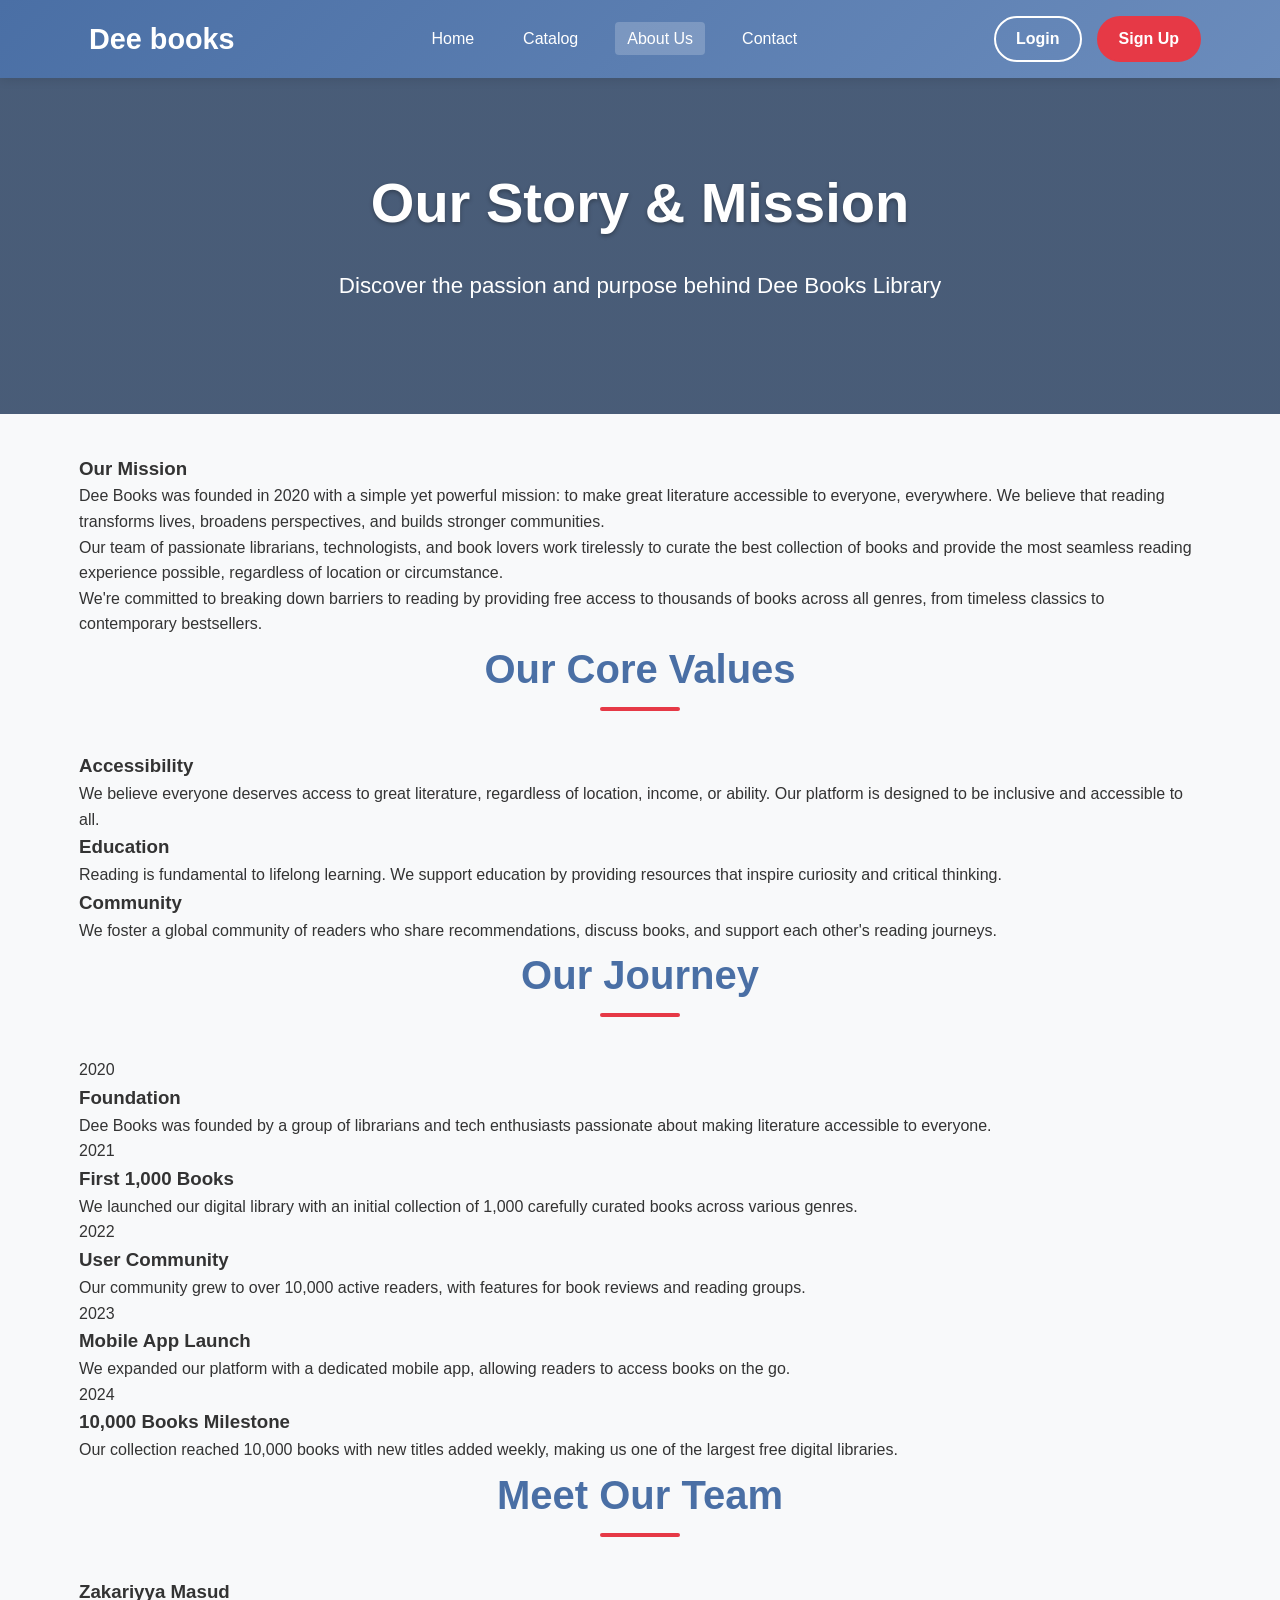
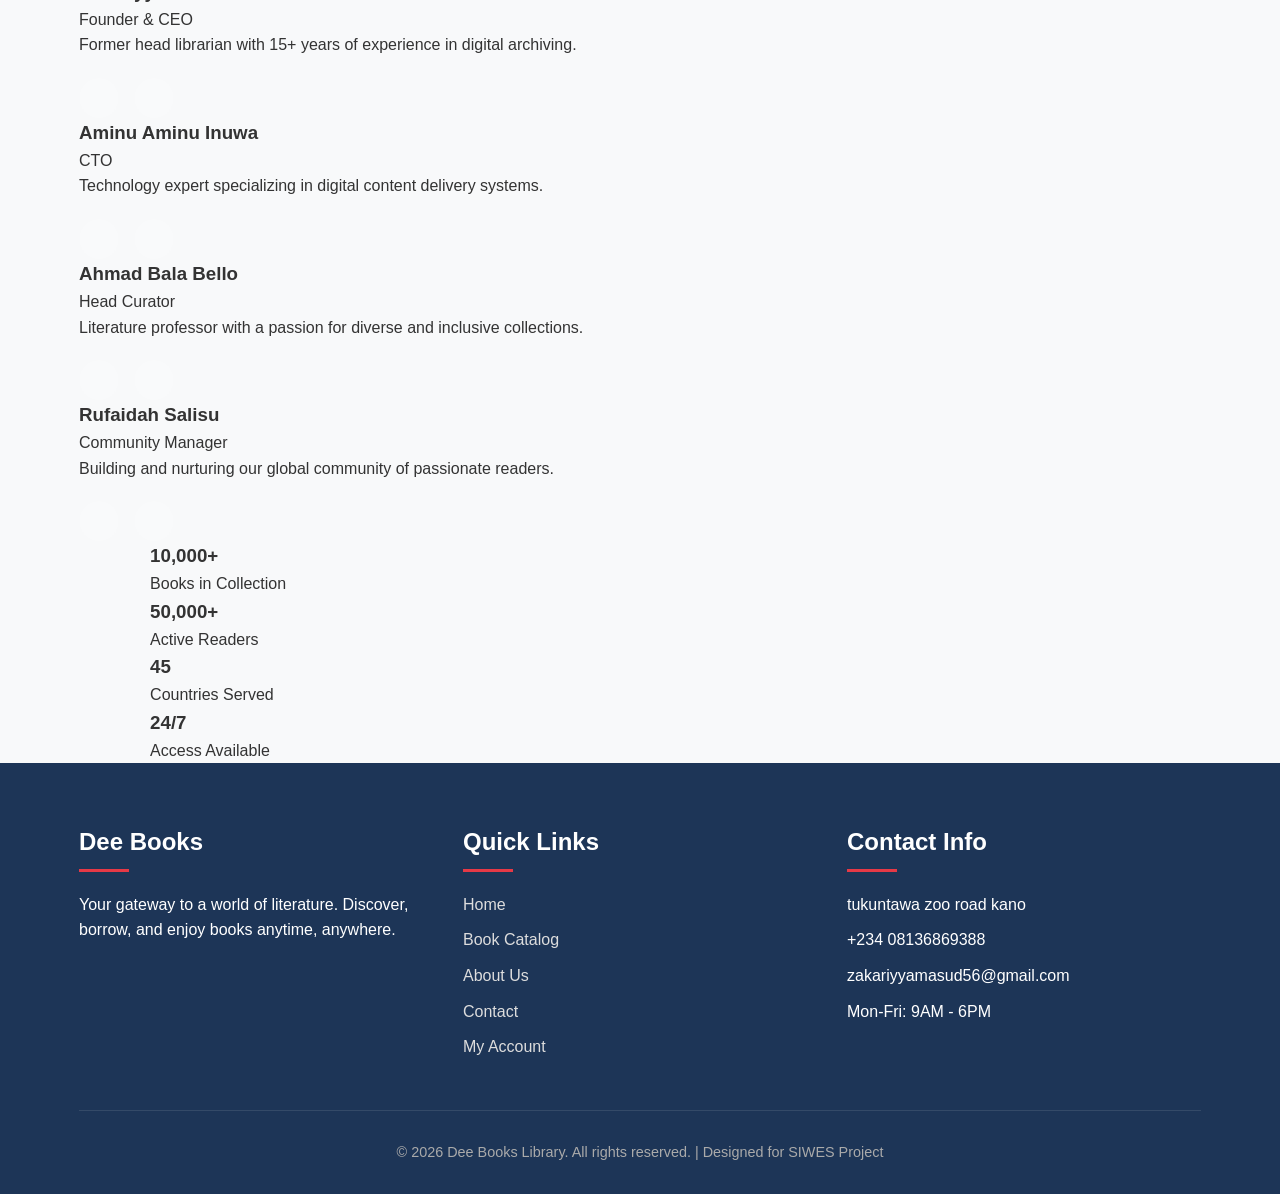
<file: about.html>
<!DOCTYPE html>
<html lang="en">
<head>
    <meta charset="UTF-8">
    <meta name="viewport" content="width=device-width, initial-scale=1.0">
    <title>About Us - LiteraVerse Library</title>
    <link rel="stylesheet" href="style.css">
</head>
<body>
    <!-- Header -->
    <header>
        <div class="container header-content">
            <div class="logo">
                <i class="fas fa-book-open"></i>
                <span>Dee books</span>
            </div>
            <nav>
                <ul>
                    <li><a href="index.html">Home</a></li>
                    <li><a href="catalog.html">Catalog</a></li>
                    <li><a href="about.html" class="active">About Us</a></li>
                    <li><a href="contact.html">Contact</a></li>
                </ul>
            </nav>
            <div class="auth-buttons">
                <a href="login.html" class="btn btn-outline">Login</a>
                <a href="signup.html" class="btn btn-primary">Sign Up</a>
            </div>
        </div>
    </header>

    <!-- Hero Section -->
    <section class="hero">
        <div class="container">
            <h1>Our Story & Mission</h1>
            <p>Discover the passion and purpose behind Dee Books Library</p>
        </div>
    </section>

    <!-- Main Content -->
    <main class="container">
        <!-- Mission Section -->
        <div class="mission-content">
            <div class="mission-text">
                <h3>Our Mission</h3>
                <p>Dee Books was founded in 2020 with a simple yet powerful mission: to make great literature accessible to everyone, everywhere. We believe that reading transforms lives, broadens perspectives, and builds stronger communities.</p>
                <p>Our team of passionate librarians, technologists, and book lovers work tirelessly to curate the best collection of books and provide the most seamless reading experience possible, regardless of location or circumstance.</p>
                <p>We're committed to breaking down barriers to reading by providing free access to thousands of books across all genres, from timeless classics to contemporary bestsellers.</p>
            </div>
            <div class="mission-image">
                <i class="fas fa-book-open mission-icon"></i>
            </div>
        </div>

        <!-- Values Section -->
        <div class="section-title">
            <h2>Our Core Values</h2>
        </div>
        
        <div class="values">
            <div class="value-card">
                <div class="value-icon">
                    <i class="fas fa-book"></i>
                </div>
                <h3>Accessibility</h3>
                <p>We believe everyone deserves access to great literature, regardless of location, income, or ability. Our platform is designed to be inclusive and accessible to all.</p>
            </div>
            
            <div class="value-card">
                <div class="value-icon">
                    <i class="fas fa-graduation-cap"></i>
                </div>
                <h3>Education</h3>
                <p>Reading is fundamental to lifelong learning. We support education by providing resources that inspire curiosity and critical thinking.</p>
            </div>
            
            <div class="value-card">
                <div class="value-icon">
                    <i class="fas fa-handshake"></i>
                </div>
                <h3>Community</h3>
                <p>We foster a global community of readers who share recommendations, discuss books, and support each other's reading journeys.</p>
            </div>
        </div>

        <!-- Timeline Section -->
        <div class="section-title">
            <h2>Our Journey</h2>
        </div>
        
        <div class="timeline">
            <div class="timeline-item">
                <div class="year">2020</div>
                <div class="timeline-content">
                    <h3>Foundation</h3>
                    <p>Dee Books was founded by a group of librarians and tech enthusiasts passionate about making literature accessible to everyone.</p>
                </div>
            </div>
            
            <div class="timeline-item">
                <div class="year">2021</div>
                <div class="timeline-content">
                    <h3>First 1,000 Books</h3>
                    <p>We launched our digital library with an initial collection of 1,000 carefully curated books across various genres.</p>
                </div>
            </div>
            
            <div class="timeline-item">
                <div class="year">2022</div>
                <div class="timeline-content">
                    <h3>User Community</h3>
                    <p>Our community grew to over 10,000 active readers, with features for book reviews and reading groups.</p>
                </div>
            </div>
            
            <div class="timeline-item">
                <div class="year">2023</div>
                <div class="timeline-content">
                    <h3>Mobile App Launch</h3>
                    <p>We expanded our platform with a dedicated mobile app, allowing readers to access books on the go.</p>
                </div>
            </div>
            
            <div class="timeline-item">
                <div class="year">2024</div>
                <div class="timeline-content">
                    <h3>10,000 Books Milestone</h3>
                    <p>Our collection reached 10,000 books with new titles added weekly, making us one of the largest free digital libraries.</p>
                </div>
            </div>
        </div>

        <!-- Team Section -->
        <div class="section-title">
            <h2>Meet Our Team</h2>
        </div>
        
        <div class="team">
            <div class="team-grid">
                <div class="team-member">
                    <div class="member-photo">
                        <i class="fas fa-user"></i>
                    </div>
                    <div class="member-info">
                        <h3>Zakariyya Masud</h3>
                        <p class="role">Founder & CEO</p>
                        <p>Former head librarian with 15+ years of experience in digital archiving.</p>
                        <div class="social-links">
                            <a href="#"><i class="fab fa-twitter"></i></a>
                            <a href="#"><i class="fab fa-linkedin-in"></i></a>
                        </div>
                    </div>
                </div>
                
                <div class="team-member">
                    <div class="member-photo">
                        <i class="fas fa-user"></i>
                    </div>
                    <div class="member-info">
                        <h3>Aminu Aminu Inuwa</h3>
                        <p class="role">CTO</p>
                        <p>Technology expert specializing in digital content delivery systems.</p>
                        <div class="social-links">
                            <a href="#"><i class="fab fa-github"></i></a>
                            <a href="#"><i class="fab fa-linkedin-in"></i></a>
                        </div>
                    </div>
                </div>
                
                <div class="team-member">
                    <div class="member-photo">
                        <i class="fas fa-user"></i>
                    </div>
                    <div class="member-info">
                        <h3>Ahmad Bala Bello </h3>
                        <p class="role">Head Curator</p>
                        <p>Literature professor with a passion for diverse and inclusive collections.</p>
                        <div class="social-links">
                            <a href="#"><i class="fab fa-twitter"></i></a>
                            <a href="#"><i class="fab fa-instagram"></i></a>
                        </div>
                    </div>
                </div>
                
                <div class="team-member">
                    <div class="member-photo">
                        <i class="fas fa-user"></i>
                    </div>
                    <div class="member-info">
                        <h3>Rufaidah Salisu</h3>
                        <p class="role">Community Manager</p>
                        <p>Building and nurturing our global community of passionate readers.</p>
                        <div class="social-links">
                            <a href="#"><i class="fab fa-facebook-f"></i></a>
                            <a href="#"><i class="fab fa-linkedin-in"></i></a>
                        </div>
                    </div>
                </div>
            </div>
        </div>

        <!-- Stats Section -->
        <div class="stats">
            <div class="container">
                <div class="stats-grid">
                    <div class="stat-item">
                        <h3>10,000+</h3>
                        <p>Books in Collection</p>
                    </div>
                    <div class="stat-item">
                        <h3>50,000+</h3>
                        <p>Active Readers</p>
                    </div>
                    <div class="stat-item">
                        <h3>45</h3>
                        <p>Countries Served</p>
                    </div>
                    <div class="stat-item">
                        <h3>24/7</h3>
                        <p>Access Available</p>
                    </div>
                </div>
            </div>
        </div>
    </main>

    <!-- Footer -->
    <footer>
        <div class="container">
            <div class="footer-content">
                <div class="footer-section">
                    <h3>Dee Books</h3>
                    <p>Your gateway to a world of literature. Discover, borrow, and enjoy books anytime, anywhere.</p>
                    <div class="social-links-footer">
                        <a href="#"><i class="fab fa-facebook-f"></i></a>
                        <a href="#"><i class="fab fa-twitter"></i></a>
                        <a href="#"><i class="fab fa-instagram"></i></a>
                        <a href="#"><i class="fab fa-linkedin-in"></i></a>
                    </div>
                </div>
                
                <div class="footer-section">
                    <h3>Quick Links</h3>
                    <ul class="footer-links">
                        <li><a href="index.html">Home</a></li>
                        <li><a href="catalog.html">Book Catalog</a></li>
                        <li><a href="about.html">About Us</a></li>
                        <li><a href="contact.html">Contact</a></li>
                        <li><a href="profile.html">My Account</a></li>
                    </ul>
                </div>
                
                <div class="footer-section">
                    <h3>Contact Info</h3>
                    <ul class="footer-links">
                        <li><i class="fas fa-map-marker-alt"></i> tukuntawa zoo road kano</li>
                        <li><i class="fas fa-phone"></i> +234 08136869388</li>
                        <li><i class="fas fa-envelope"></i> zakariyyamasud56@gmail.com</li>
                        <li><i class="fas fa-clock"></i> Mon-Fri: 9AM - 6PM</li>
                    </ul>
                </div>
            </div>
            
            <div class="copyright">
                <p>&copy; 2026 Dee Books Library. All rights reserved. | Designed for SIWES Project</p>
            </div>
        </div>
    </footer>

    <script>
        // Simple JavaScript for any interactive elements
        document.addEventListener('DOMContentLoaded', function() {
            // Add any interactive functionality here if needed
            console.log("About Us page loaded");
        });
    </script>
</body>
</html>
</file>
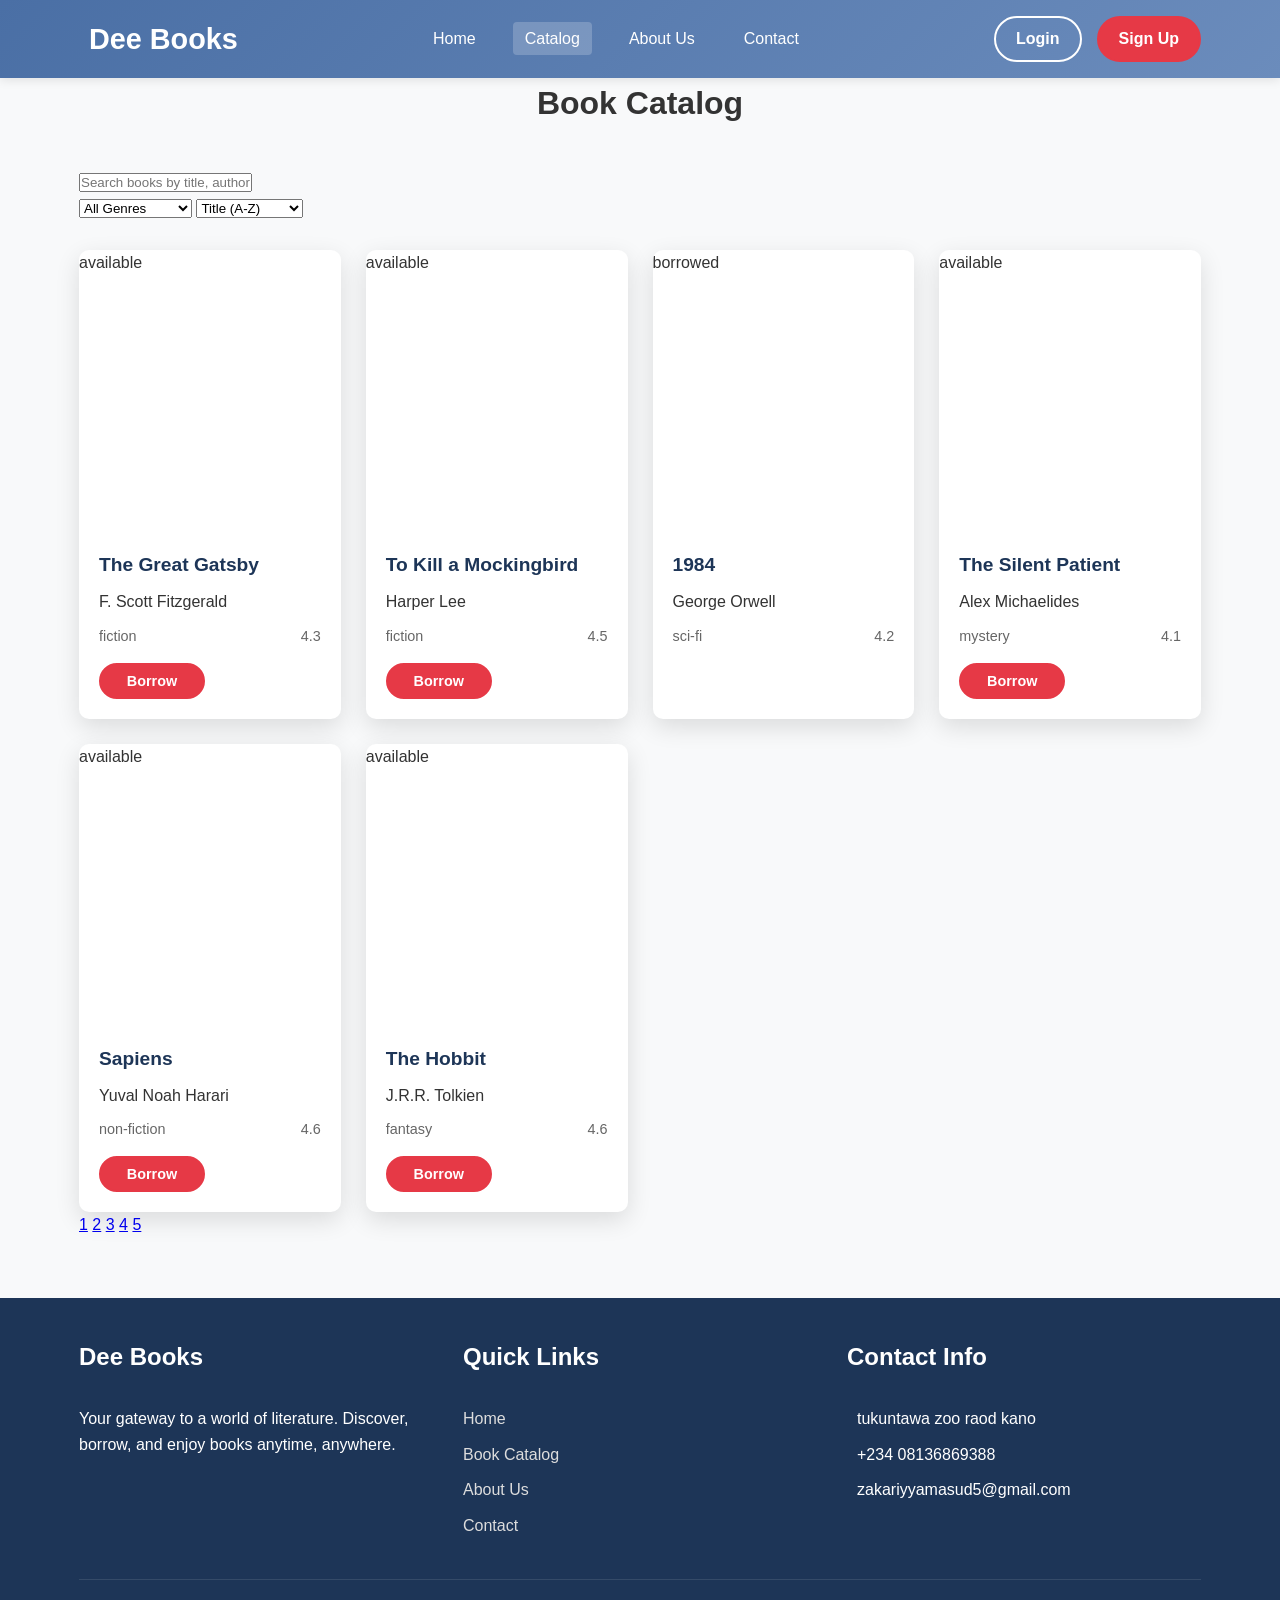
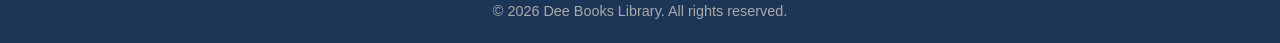
<file: catalog.html>
<!DOCTYPE html>
<html lang="en">
<head>
    <meta charset="UTF-8">
    <meta name="viewport" content="width=device-width, initial-scale=1.0">
    <title>Book Catalog - LiteraVerse Library</title>
    <link rel="stylesheet" href="style.css">
</head>
<body>
    <!-- Header -->
    <header>
        <div class="container header-content">
            <div class="logo">
                <i class="fas fa-book-open"></i>
                <span>Dee Books</span>
            </div>
            <nav>
                <ul>
                    <li><a href="index.html">Home</a></li>
                    <li><a href="catalog.html" class="active">Catalog</a></li>
                    <li><a href="about.html">About Us</a></li>
                    <li><a href="contact.html">Contact</a></li>
                </ul>
            </nav>
            <div class="auth-buttons">
                <a href="login.html" class="btn btn-outline">Login</a>
                <a href="signup.html" class="btn btn-primary">Sign Up</a>
            </div>
        </div>
    </header>

    <!-- Main Content -->
    <main class="container">
        <div class="section-title">
            <h1>Book Catalog</h1>
        </div>
        
        <!-- Catalog Controls -->
        <div class="catalog-controls">
            <div class="search-box">
                <i class="fas fa-search"></i>
                <input type="text" id="search-input" placeholder="Search books by title, author, or genre...">
            </div>
            
            <div class="filter-sort">
                <select id="genre-filter">
                    <option value="all">All Genres</option>
                    <option value="fiction">Fiction</option>
                    <option value="non-fiction">Non-Fiction</option>
                    <option value="sci-fi">Science Fiction</option>
                    <option value="mystery">Mystery</option>
                    <option value="biography">Biography</option>
                    <option value="history">History</option>
                    <option value="fantasy">Fantasy</option>
                </select>
                
                <select id="sort-by">
                    <option value="title-asc">Title (A-Z)</option>
                    <option value="title-desc">Title (Z-A)</option>
                    <option value="author-asc">Author (A-Z)</option>
                    <option value="author-desc">Author (Z-A)</option>
                    <option value="newest">Newest First</option>
                    <option value="oldest">Oldest First</option>
                    <option value="rating">Highest Rated</option>
                </select>
            </div>
        </div>
        
        <!-- Books Grid -->
        <div class="books-grid" id="books-container">
            <!-- Books will be loaded here by JavaScript -->
        </div>
        
        <!-- Empty State -->
        <div class="empty-state" id="empty-state" style="display: none;">
            <i class="fas fa-book"></i>
            <h3>No Books Found</h3>
            <p>Try adjusting your search or filter criteria</p>
        </div>
        
        <!-- Pagination -->
        <div class="pagination">
            <a href="#" class="active">1</a>
            <a href="#">2</a>
            <a href="#">3</a>
            <a href="#">4</a>
            <a href="#">5</a>
            <a href="#"><i class="fas fa-chevron-right"></i></a>
        </div>
    </main>

    <!-- Loading Indicator -->
    <div class="loader" id="loader">
        <i class="fas fa-spinner"></i>
        <p>Loading books...</p>
    </div>

    <!-- Footer -->
    <footer style="background: var(--dark); color: white; padding: 40px 0 20px; margin-top: 60px;">
        <div class="container">
            <div style="display: grid; grid-template-columns: repeat(auto-fit, minmax(250px, 1fr)); gap: 30px; margin-bottom: 30px;">
                <div>
                    <h3 style="font-size: 1.5rem; margin-bottom: 20px; position: relative; padding-bottom: 10px;">Dee Books</h3>
                    <p>Your gateway to a world of literature. Discover, borrow, and enjoy books anytime, anywhere.</p>
                </div>
                
                <div>
                    <h3 style="font-size: 1.5rem; margin-bottom: 20px; position: relative; padding-bottom: 10px;">Quick Links</h3>
                    <ul style="list-style: none;">
                        <li style="margin-bottom: 10px;"><a href="index.html" style="color: #ddd; text-decoration: none;">Home</a></li>
                        <li style="margin-bottom: 10px;"><a href="#" style="color: #ddd; text-decoration: none;">Book Catalog</a></li>
                        <li style="margin-bottom: 10px;"><a href="about.html" style="color: #ddd; text-decoration: none;">About Us</a></li>
                        <li style="margin-bottom: 10px;"><a href="contact.html" style="color: #ddd; text-decoration: none;">Contact</a></li>
                    </ul>
                </div>
                
                <div>
                    <h3 style="font-size: 1.5rem; margin-bottom: 20px; position: relative; padding-bottom: 10px;">Contact Info</h3>
                    <ul style="list-style: none;">
                        <li style="margin-bottom: 10px;"><i class="fas fa-map-marker-alt" style="margin-right: 10px;"></i> tukuntawa zoo raod kano</li>
                        <li style="margin-bottom: 10px;"><i class="fas fa-phone" style="margin-right: 10px;"></i> +234 08136869388</li>
                        <li style="margin-bottom: 10px;"><i class="fas fa-envelope" style="margin-right: 10px;"></i> zakariyyamasud5@gmail.com</li>
                    </ul>
                </div>
            </div>
            
            <div style="text-align: center; padding-top: 20px; border-top: 1px solid rgba(255,255,255,0.1); color: #aaa; font-size: 0.9rem;">
                <p>&copy; 2026 Dee Books Library. All rights reserved.</p>
            </div>
        </div>
    </footer>
</body>
<script src="scrpt.js"></script>
</html>
</file>
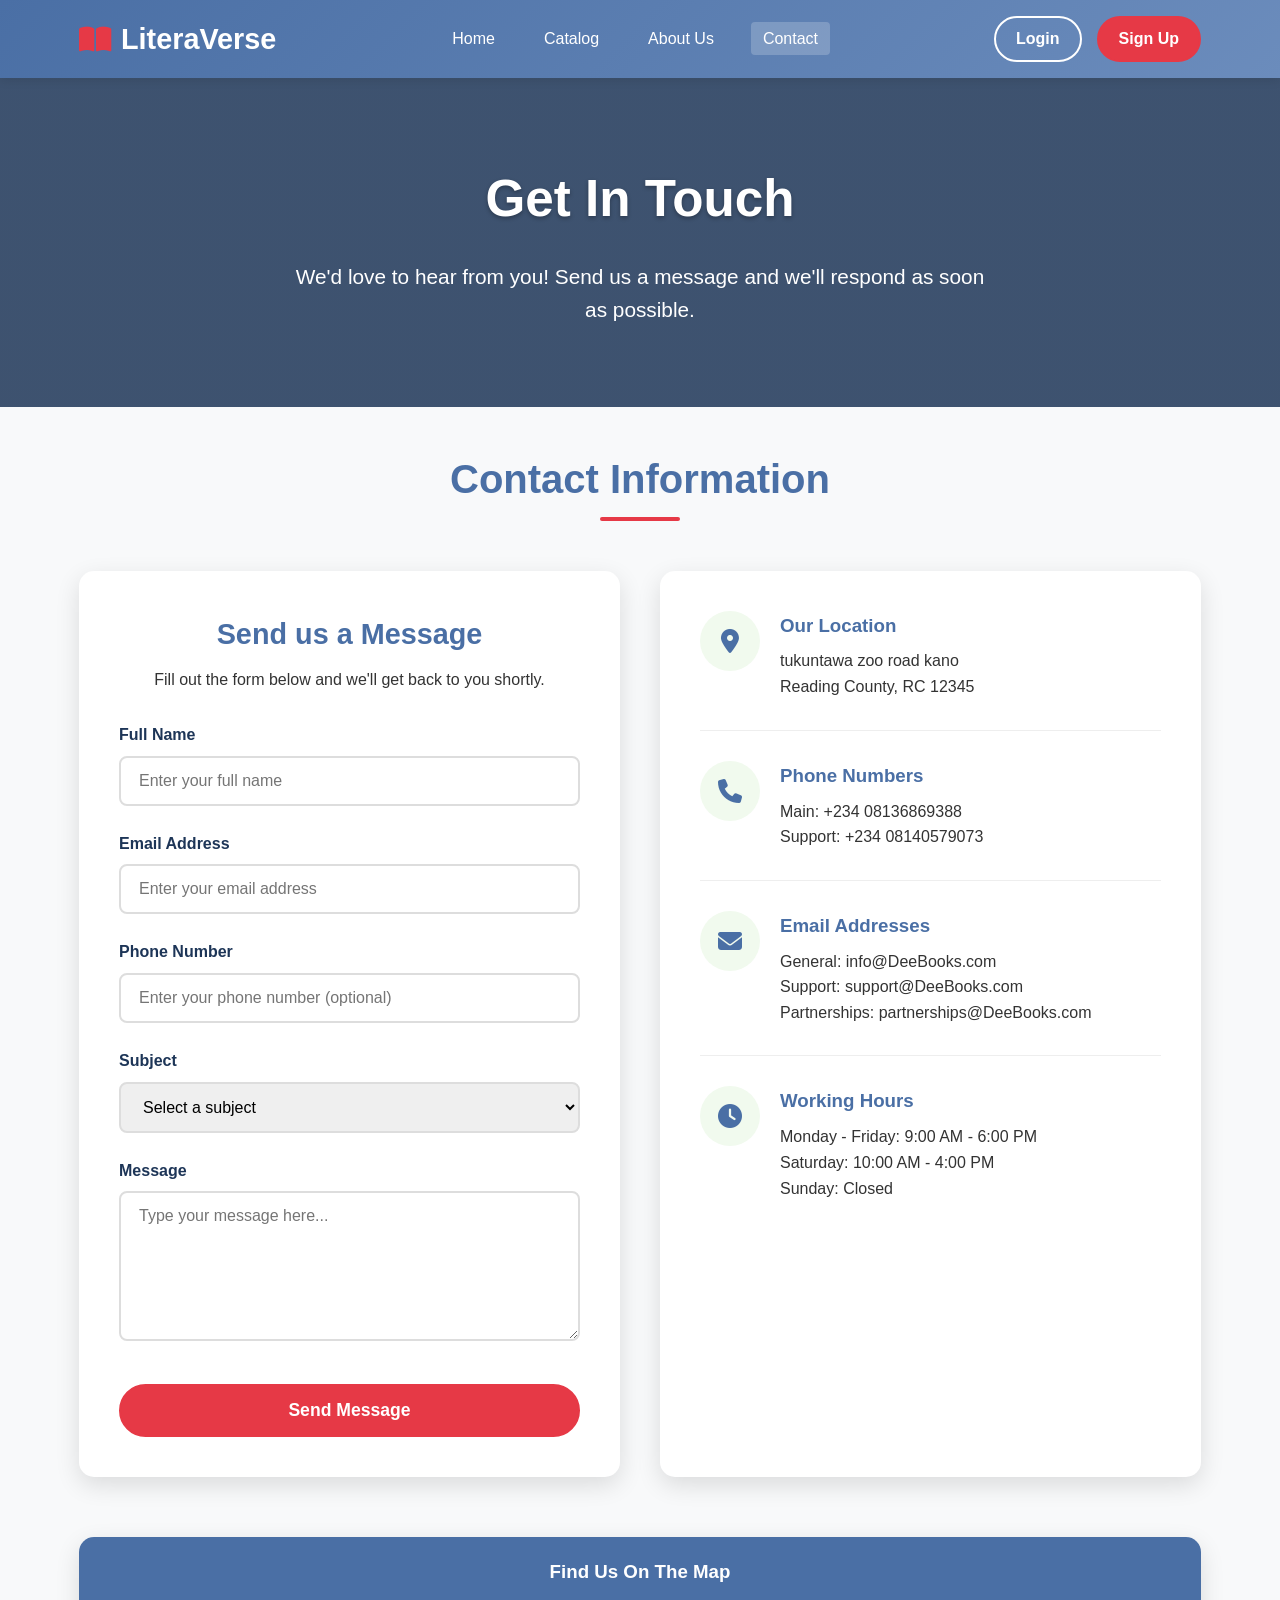
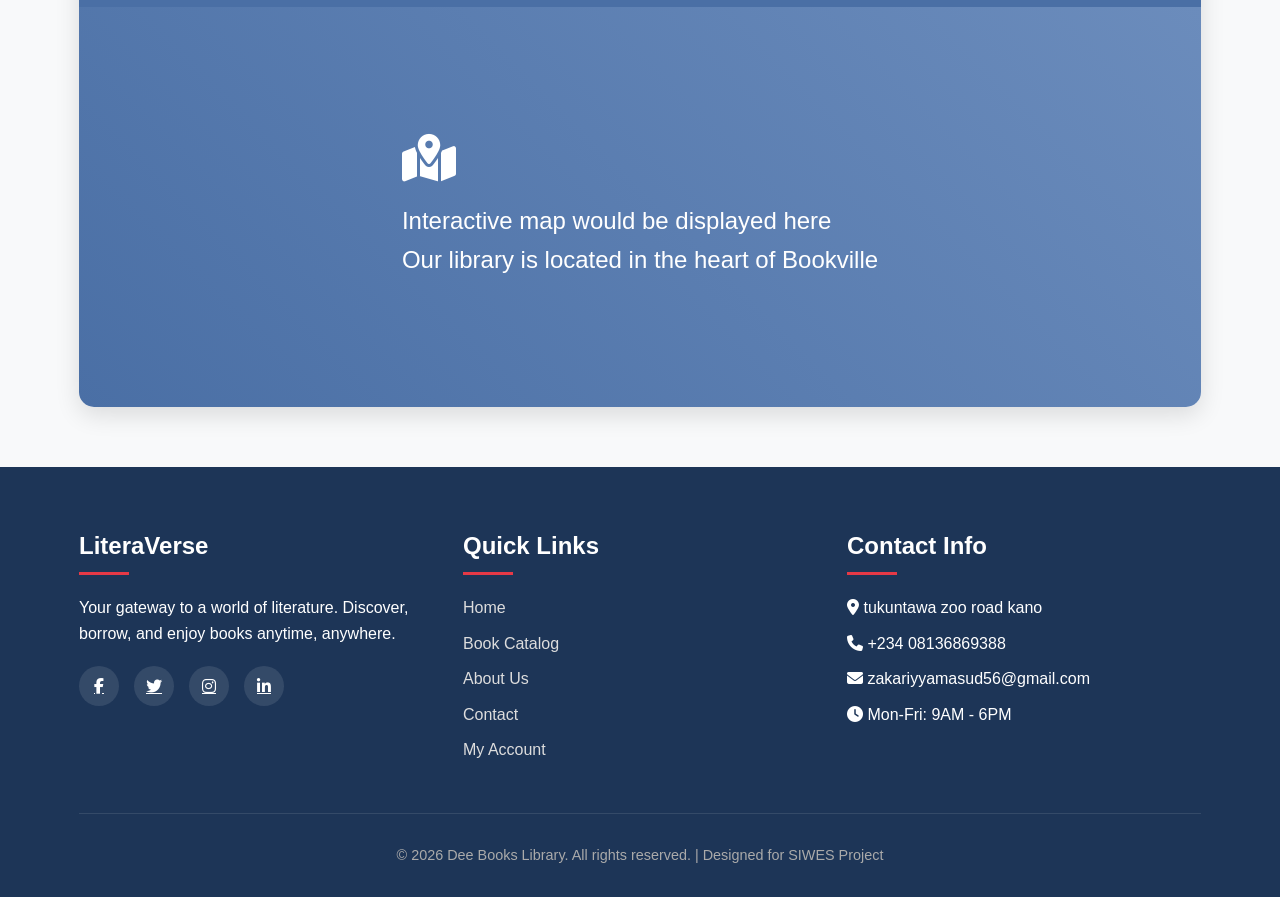
<file: contact.html>
<!DOCTYPE html>
<html lang="en">
<head>
    <meta charset="UTF-8">
    <meta name="viewport" content="width=device-width, initial-scale=1.0">
    <title>Contact Us - LiteraVerse Library</title>
    <link rel="stylesheet" href="https://cdnjs.cloudflare.com/ajax/libs/font-awesome/6.4.0/css/all.min.css">
    <style>
        /* Base Styles */
        :root {
            --primary: #4a6fa5;
            --secondary: #6b8cbc;
            --accent: #e63946;
            --light: #f1faee;
            --dark: #1d3557;
            --text: #333333;
            --card-shadow: 0 8px 24px rgba(0, 0, 0, 0.12);
            --transition: all 0.3s ease;
        }
        
        * {
            margin: 0;
            padding: 0;
            box-sizing: border-box;
            font-family: 'Segoe UI', Tahoma, Geneva, Verdana, sans-serif;
        }
        
        body {
            background-color: #f8f9fa;
            color: var(--text);
            line-height: 1.6;
        }
        
        .container {
            width: 90%;
            max-width: 1200px;
            margin: 0 auto;
            padding: 0 15px;
        }
        
        /* Header Styles */
        header {
            background: linear-gradient(135deg, var(--primary), var(--secondary));
            color: white;
            padding: 1rem 0;
            position: sticky;
            top: 0;
            z-index: 100;
            box-shadow: 0 2px 10px rgba(0,0,0,0.1);
        }
        
        .header-content {
            display: flex;
            justify-content: space-between;
            align-items: center;
        }
        
        .logo {
            display: flex;
            align-items: center;
            gap: 10px;
            font-size: 1.8rem;
            font-weight: 700;
        }
        
        .logo i {
            color: var(--accent);
        }
        
        nav ul {
            display: flex;
            list-style: none;
            gap: 25px;
        }
        
        nav a {
            color: white;
            text-decoration: none;
            font-weight: 500;
            padding: 8px 12px;
            border-radius: 4px;
            transition: var(--transition);
        }
        
        nav a:hover, nav a.active {
            background-color: rgba(255, 255, 255, 0.2);
        }
        
        .auth-buttons {
            display: flex;
            gap: 15px;
        }
        
        .btn {
            padding: 8px 20px;
            border-radius: 30px;
            font-weight: 600;
            cursor: pointer;
            transition: var(--transition);
            text-decoration: none;
            display: inline-block;
            text-align: center;
        }
        
        .btn-primary {
            background-color: var(--accent);
            color: white;
            border: 2px solid var(--accent);
        }
        
        .btn-outline {
            background-color: transparent;
            color: white;
            border: 2px solid white;
        }
        
        .btn:hover {
            transform: translateY(-3px);
            box-shadow: 0 5px 15px rgba(0,0,0,0.2);
        }
        
        /* Hero Section */
        .hero {
            background: linear-gradient(rgba(29, 53, 87, 0.85), rgba(29, 53, 87, 0.85)), url('https://placehold.co/1200x400/4a6fa5/ffffff?text=Contact+Us') no-repeat center center/cover;
            color: white;
            padding: 80px 0;
            text-align: center;
            margin-bottom: 40px;
        }
        
        .hero h1 {
            font-size: 3.2rem;
            margin-bottom: 20px;
            text-shadow: 0 2px 4px rgba(0,0,0,0.3);
        }
        
        .hero p {
            font-size: 1.3rem;
            max-width: 700px;
            margin: 0 auto;
        }
        
        /* Main Content */
        main {
            padding: 40px 0;
        }
        
        .section-title {
            text-align: center;
            margin-bottom: 50px;
            position: relative;
        }
        
        .section-title h2 {
            font-size: 2.5rem;
            color: var(--primary);
            display: inline-block;
            padding-bottom: 10px;
        }
        
        .section-title h2:after {
            content: '';
            position: absolute;
            bottom: 0;
            left: 50%;
            transform: translateX(-50%);
            width: 80px;
            height: 4px;
            background: var(--accent);
            border-radius: 2px;
        }
        
        /* Contact Layout */
        .contact-content {
            display: grid;
            grid-template-columns: 1fr 1fr;
            gap: 40px;
            margin-bottom: 60px;
        }
        
        /* Contact Form */
        .contact-form {
            background: white;
            padding: 40px;
            border-radius: 15px;
            box-shadow: var(--card-shadow);
        }
        
        .form-header {
            text-align: center;
            margin-bottom: 30px;
        }
        
        .form-header h3 {
            color: var(--primary);
            font-size: 1.8rem;
            margin-bottom: 10px;
        }
        
        .form-group {
            margin-bottom: 25px;
        }
        
        .form-group label {
            display: block;
            margin-bottom: 8px;
            font-weight: 600;
            color: var(--dark);
        }
        
        .form-group input,
        .form-group textarea,
        .form-group select {
            width: 100%;
            padding: 14px 18px;
            border: 2px solid #ddd;
            border-radius: 8px;
            font-size: 1rem;
            transition: var(--transition);
        }
        
        .form-group input:focus,
        .form-group textarea:focus,
        .form-group select:focus {
            border-color: var(--primary);
            outline: none;
            box-shadow: 0 0 0 3px rgba(74, 111, 165, 0.2);
        }
        
        .form-group textarea {
            height: 150px;
            resize: vertical;
        }
        
        .submit-btn {
            width: 100%;
            padding: 14px;
            font-size: 1.1rem;
            margin-top: 10px;
        }
        
        /* Contact Info */
        .contact-info {
            background: white;
            padding: 40px;
            border-radius: 15px;
            box-shadow: var(--card-shadow);
        }
        
        .info-item {
            display: flex;
            margin-bottom: 30px;
            padding-bottom: 30px;
            border-bottom: 1px solid #eee;
        }
        
        .info-item:last-child {
            border-bottom: none;
            margin-bottom: 0;
            padding-bottom: 0;
        }
        
        .info-icon {
            width: 60px;
            height: 60px;
            background: var(--light);
            border-radius: 50%;
            display: flex;
            align-items: center;
            justify-content: center;
            margin-right: 20px;
            font-size: 1.5rem;
            color: var(--primary);
        }
        
        .info-details h3 {
            color: var(--primary);
            margin-bottom: 8px;
        }
        
        .info-details p, .info-details a {
            color: var(--text);
            text-decoration: none;
            transition: var(--transition);
        }
        
        .info-details a:hover {
            color: var(--accent);
        }
        
        /* Map Section */
        .map-section {
            margin-top: 60px;
            background: white;
            border-radius: 15px;
            overflow: hidden;
            box-shadow: var(--card-shadow);
        }
        
        .map-header {
            background: var(--primary);
            color: white;
            padding: 20px;
            text-align: center;
        }
        
        .map-container {
            height: 400px;
            background: linear-gradient(45deg, var(--primary), var(--secondary));
            display: flex;
            align-items: center;
            justify-content: center;
            color: white;
            font-size: 1.5rem;
        }
        
        .map-container i {
            font-size: 3rem;
            margin-bottom: 20px;
        }
        
        /* Success Message */
        .success-message {
            display: none;
            background: #d4edda;
            color: #155724;
            padding: 20px;
            border-radius: 8px;
            margin-bottom: 20px;
            border: 1px solid #c3e6cb;
        }
        
        .success-message i {
            margin-right: 10px;
        }
        
        /* Loading Indicator */
        .loader {
            display: none;
            text-align: center;
            padding: 20px;
        }
        
        .loader i {
            font-size: 2rem;
            color: var(--primary);
            animation: spin 1s linear infinite;
        }
        
        @keyframes spin {
            0% { transform: rotate(0deg); }
            100% { transform: rotate(360deg); }
        }
        
        /* Responsive Design */
        @media (max-width: 992px) {
            .contact-content {
                grid-template-columns: 1fr;
            }
            
            .hero h1 {
                font-size: 2.5rem;
            }
        }
        
        @media (max-width: 768px) {
            .header-content {
                flex-direction: column;
                gap: 20px;
            }
            
            nav ul {
                flex-wrap: wrap;
                justify-content: center;
            }
            
            .hero h1 {
                font-size: 2.2rem;
            }
            
            .hero p {
                font-size: 1.1rem;
            }
            
            .section-title h2 {
                font-size: 2rem;
            }
        }
        
        @media (max-width: 576px) {
            .contact-form,
            .contact-info {
                padding: 25px;
            }
            
            .form-group input,
            .form-group textarea,
            .form-group select {
                padding: 12px 15px;
            }
            
            .hero {
                padding: 60px 0;
            }
        }
        
        /* Footer */
        footer {
            background: var(--dark);
            color: white;
            padding: 60px 0 30px;
            margin-top: 60px;
        }
        
        .footer-content {
            display: grid;
            grid-template-columns: repeat(auto-fit, minmax(250px, 1fr));
            gap: 30px;
            margin-bottom: 40px;
        }
        
        .footer-section h3 {
            font-size: 1.5rem;
            margin-bottom: 20px;
            position: relative;
            padding-bottom: 10px;
        }
        
        .footer-section h3:after {
            content: '';
            position: absolute;
            bottom: 0;
            left: 0;
            width: 50px;
            height: 3px;
            background: var(--accent);
        }
        
        .footer-links {
            list-style: none;
        }
        
        .footer-links li {
            margin-bottom: 10px;
        }
        
        .footer-links a {
            color: #ddd;
            text-decoration: none;
            transition: var(--transition);
        }
        
        .footer-links a:hover {
            color: var(--accent);
            padding-left: 5px;
        }
        
        .social-links-footer {
            display: flex;
            gap: 15px;
            margin-top: 20px;
        }
        
        .social-links-footer a {
            display: inline-flex;
            align-items: center;
            justify-content: center;
            width: 40px;
            height: 40px;
            background: rgba(255,255,255,0.1);
            border-radius: 50%;
            color: white;
            transition: var(--transition);
        }
        
        .social-links-footer a:hover {
            background: var(--accent);
            transform: translateY(-3px);
        }
        
        .copyright {
            text-align: center;
            padding-top: 30px;
            border-top: 1px solid rgba(255,255,255,0.1);
            color: #aaa;
            font-size: 0.9rem;
        }
    </style>
</head>
<body>
    <!-- Header -->
    <header>
        <div class="container header-content">
            <div class="logo">
                <i class="fas fa-book-open"></i>
                <span>LiteraVerse</span>
            </div>
            <nav>
                <ul>
                    <li><a href="index.html">Home</a></li>
                    <li><a href="catalog.html">Catalog</a></li>
                    <li><a href="about.html">About Us</a></li>
                    <li><a href="contact.html" class="active">Contact</a></li>
                </ul>
            </nav>
            <div class="auth-buttons">
                <a href="login.html" class="btn btn-outline">Login</a>
                <a href="signup.html" class="btn btn-primary">Sign Up</a>
            </div>
        </div>
    </header>

    <!-- Hero Section -->
    <section class="hero">
        <div class="container">
            <h1>Get In Touch</h1>
            <p>We'd love to hear from you! Send us a message and we'll respond as soon as possible.</p>
        </div>
    </section>

    <!-- Main Content -->
    <main class="container">
        <div class="section-title">
            <h2>Contact Information</h2>
        </div>
        
        <div class="contact-content">
            <!-- Contact Form -->
            <div class="contact-form">
                <div class="form-header">
                    <h3>Send us a Message</h3>
                    <p>Fill out the form below and we'll get back to you shortly.</p>
                </div>
                
                <div class="success-message" id="success-message">
                    <i class="fas fa-check-circle"></i>
                    <strong>Thank you!</strong> Your message has been sent successfully. We'll get back to you soon.
                </div>
                
                <form id="contact-form">
                    <div class="form-group">
                        <label for="name">Full Name</label>
                        <input type="text" id="name" placeholder="Enter your full name" required>
                    </div>
                    
                    <div class="form-group">
                        <label for="email">Email Address</label>
                        <input type="email" id="email" placeholder="Enter your email address" required>
                    </div>
                    
                    <div class="form-group">
                        <label for="phone">Phone Number</label>
                        <input type="tel" id="phone" placeholder="Enter your phone number (optional)">
                    </div>
                    
                    <div class="form-group">
                        <label for="subject">Subject</label>
                        <select id="subject" required>
                            <option value="">Select a subject</option>
                            <option value="general">General Inquiry</option>
                            <option value="support">Technical Support</option>
                            <option value="suggestion">Book Suggestion</option>
                            <option value="partnership">Partnership</option>
                            <option value="feedback">Feedback</option>
                            <option value="other">Other</option>
                        </select>
                    </div>
                    
                    <div class="form-group">
                        <label for="message">Message</label>
                        <textarea id="message" placeholder="Type your message here..." required></textarea>
                    </div>
                    
                    <button type="submit" class="btn btn-primary submit-btn" id="submit-btn">Send Message</button>
                </form>
                
                <div class="loader" id="loader">
                    <i class="fas fa-spinner"></i>
                    <p>Sending your message...</p>
                </div>
            </div>
            
            <!-- Contact Information -->
            <div class="contact-info">
                <div class="info-item">
                    <div class="info-icon">
                        <i class="fas fa-map-marker-alt"></i>
                    </div>
                    <div class="info-details">
                        <h3>Our Location</h3>
                        <p>tukuntawa zoo road kano<br>Reading County, RC 12345</p>
                    </div>
                </div>
                
                <div class="info-item">
                    <div class="info-icon">
                        <i class="fas fa-phone"></i>
                    </div>
                    <div class="info-details">
                        <h3>Phone Numbers</h3>
                        <p>Main: +234 08136869388<br>Support: +234 08140579073</p>
                    </div>
                </div>
                
                <div class="info-item">
                    <div class="info-icon">
                        <i class="fas fa-envelope"></i>
                    </div>
                    <div class="info-details">
                        <h3>Email Addresses</h3>
                        <p>General: info@DeeBooks.com<br>Support: support@DeeBooks.com<br>Partnerships: partnerships@DeeBooks.com</p>
                    </div>
                </div>
                
                <div class="info-item">
                    <div class="info-icon">
                        <i class="fas fa-clock"></i>
                    </div>
                    <div class="info-details">
                        <h3>Working Hours</h3>
                        <p>Monday - Friday: 9:00 AM - 6:00 PM<br>Saturday: 10:00 AM - 4:00 PM<br>Sunday: Closed</p>
                    </div>
                </div>
            </div>
        </div>
        
        <!-- Map Section -->
        <div class="map-section">
            <div class="map-header">
                <h3>Find Us On The Map</h3>
            </div>
            <div class="map-container">
                <div>
                    <i class="fas fa-map-marked-alt"></i>
                    <p>Interactive map would be displayed here</p>
                    <p>Our library is located in the heart of Bookville</p>
                </div>
            </div>
        </div>
    </main>

    <!-- Footer -->
    <footer>
        <div class="container">
            <div class="footer-content">
                <div class="footer-section">
                    <h3>LiteraVerse</h3>
                    <p>Your gateway to a world of literature. Discover, borrow, and enjoy books anytime, anywhere.</p>
                    <div class="social-links-footer">
                        <a href="#"><i class="fab fa-facebook-f"></i></a>
                        <a href="#"><i class="fab fa-twitter"></i></a>
                        <a href="#"><i class="fab fa-instagram"></i></a>
                        <a href="#"><i class="fab fa-linkedin-in"></i></a>
                    </div>
                </div>
                
                <div class="footer-section">
                    <h3>Quick Links</h3>
                    <ul class="footer-links">
                        <li><a href="index.html">Home</a></li>
                        <li><a href="catalog.html">Book Catalog</a></li>
                        <li><a href="about.html">About Us</a></li>
                        <li><a href="contact.html">Contact</a></li>
                        <li><a href="profile.html">My Account</a></li>
                    </ul>
                </div>
                
                <div class="footer-section">
                    <h3>Contact Info</h3>
                    <ul class="footer-links">
                        <li><i class="fas fa-map-marker-alt"></i> tukuntawa zoo road kano</li>
                        <li><i class="fas fa-phone"></i> +234 08136869388</li>
                        <li><i class="fas fa-envelope"></i> zakariyyamasud56@gmail.com</li>
                        <li><i class="fas fa-clock"></i> Mon-Fri: 9AM - 6PM</li>
                    </ul>
                </div>
            </div>
            
            <div class="copyright">
                <p>&copy; 2026 Dee Books Library. All rights reserved. | Designed for SIWES Project</p>
            </div>
        </div>
    </footer>
</body>
<script src="scrpt.js"></script>
</html>
</file>
<file: style.css>
/* Base Styles */
        :root {
            --primary: #4a6fa5;
            --secondary: #6b8cbc;
            --accent: #e63946;
            --light: #f1faee;
            --dark: #1d3557;
            --text: #333333;
            --card-shadow: 0 8px 24px rgba(0, 0, 0, 0.12);
            --transition: all 0.3s ease;
        }
        
        * {
            margin: 0;
            padding: 0;
            box-sizing: border-box;
            font-family: 'Segoe UI', Tahoma, Geneva, Verdana, sans-serif;
        }
        
        body {
            background-color: #f8f9fa;
            color: var(--text);
            line-height: 1.6;
        }
        
        .container {
            width: 90%;
            max-width: 1200px;
            margin: 0 auto;
            padding: 0 15px;
        }
        
        /* Header Styles */
        header {
            background: linear-gradient(135deg, var(--primary), var(--secondary));
            color: white;
            padding: 1rem 0;
            position: sticky;
            top: 0;
            z-index: 100;
            box-shadow: 0 2px 10px rgba(0,0,0,0.1);
        }
        
        .header-content {
            display: flex;
            justify-content: space-between;
            align-items: center;
        }
        
        .logo {
            display: flex;
            align-items: center;
            gap: 10px;
            font-size: 1.8rem;
            font-weight: 700;
        }
        
        .logo i {
            color: var(--accent);
        }
        
        nav ul {
            display: flex;
            list-style: none;
            gap: 25px;
        }
        
        nav a {
            color: white;
            text-decoration: none;
            font-weight: 500;
            padding: 8px 12px;
            border-radius: 4px;
            transition: var(--transition);
        }
        
        nav a:hover, nav a.active {
            background-color: rgba(255, 255, 255, 0.2);
        }
        
        .auth-buttons {
            display: flex;
            gap: 15px;
        }
        
        .btn {
            padding: 8px 20px;
            border-radius: 30px;
            font-weight: 600;
            cursor: pointer;
            transition: var(--transition);
            text-decoration: none;
            display: inline-block;
            text-align: center;
        }
        
        .btn-primary {
            background-color: var(--accent);
            color: white;
            border: 2px solid var(--accent);
        }
        
        .btn-outline {
            background-color: transparent;
            color: white;
            border: 2px solid white;
        }
        
        .btn:hover {
            transform: translateY(-3px);
            box-shadow: 0 5px 15px rgba(0,0,0,0.2);
        }
        
        /* Hero Section */
        .hero {
            background: linear-gradient(rgba(29, 53, 87, 0.8), rgba(29, 53, 87, 0.8)), url('https://placehold.co/1200x600/4a6fa5/ffffff?text=Library') no-repeat center center/cover;
            color: white;
            padding: 80px 0;
            text-align: center;
            margin-bottom: 40px;
        }
        
        .hero h1 {
            font-size: 3.5rem;
            margin-bottom: 20px;
            text-shadow: 0 2px 4px rgba(0,0,0,0.3);
        }
        
        .hero p {
            font-size: 1.4rem;
            max-width: 700px;
            margin: 0 auto 30px;
        }
        
        /* Main Content */
        main {
            padding: 40px 0;
        }
        
        .section-title {
            text-align: center;
            margin-bottom: 40px;
            position: relative;
        }
        
        .section-title h2 {
            font-size: 2.5rem;
            color: var(--primary);
            display: inline-block;
            padding-bottom: 10px;
        }
        
        .section-title h2:after {
            content: '';
            position: absolute;
            bottom: 0;
            left: 50%;
            transform: translateX(-50%);
            width: 80px;
            height: 4px;
            background: var(--accent);
            border-radius: 2px;
        }
        
        /* Features */
        .features {
            display: grid;
            grid-template-columns: repeat(auto-fit, minmax(280px, 1fr));
            gap: 30px;
            margin-bottom: 60px;
        }
        
        .feature-card {
            background: white;
            border-radius: 12px;
            padding: 30px;
            text-align: center;
            box-shadow: var(--card-shadow);
            transition: var(--transition);
        }
        
        .feature-card:hover {
            transform: translateY(-10px);
            box-shadow: 0 15px 30px rgba(0,0,0,0.15);
        }
        
        .feature-icon {
            font-size: 3rem;
            color: var(--primary);
            margin-bottom: 20px;
        }
        
        .feature-card h3 {
            margin-bottom: 15px;
            color: var(--dark);
        }
        
        /* Book Display */
        .books-grid {
            display: grid;
            grid-template-columns: repeat(auto-fill, minmax(220px, 1fr));
            gap: 25px;
            margin-top: 30px;
        }
        
        .book-card {
            background: white;
            border-radius: 10px;
            overflow: hidden;
            box-shadow: var(--card-shadow);
            transition: var(--transition);
        }
        
        .book-card:hover {
            transform: translateY(-5px);
            box-shadow: 0 12px 25px rgba(0,0,0,0.15);
        }
        
        .book-cover {
            height: 280px;
            background-size: cover;
            background-position: center;
        }
        
        .book-info {
            padding: 20px;
        }
        
        .book-info h3 {
            font-size: 1.2rem;
            margin-bottom: 8px;
            color: var(--dark);
        }
        
        .book-meta {
            display: flex;
            justify-content: space-between;
            color: #666;
            font-size: 0.9rem;
            margin-top: 10px;
        }
        
        .book-actions {
            display: flex;
            gap: 10px;
            margin-top: 15px;
        }
        
        .book-actions .btn {
            flex: 1;
            padding: 8px;
            font-size: 0.9rem;
        }
        
        /* About Section */
        .about-content {
            display: grid;
            grid-template-columns: 1fr 1fr;
            gap: 40px;
            align-items: center;
        }
        
        .about-text h3 {
            font-size: 2rem;
            color: var(--primary);
            margin-bottom: 20px;
        }
        
        .about-text p {
            margin-bottom: 15px;
        }
        
        .about-image {
            height: 400px;
            background: linear-gradient(45deg, var(--primary), var(--secondary));
            border-radius: 15px;
            display: flex;
            align-items: center;
            justify-content: center;
            color: white;
            font-size: 3rem;
        }
        
        /* Contact Form */
        .contact-form {
            max-width: 700px;
            margin: 0 auto;
            background: white;
            padding: 40px;
            border-radius: 15px;
            box-shadow: var(--card-shadow);
        }
        
        .form-group {
            margin-bottom: 20px;
        }
        
        .form-group label {
            display: block;
            margin-bottom: 8px;
            font-weight: 600;
            color: var(--dark);
        }
        
        .form-group input,
        .form-group textarea,
        .form-group select {
            width: 100%;
            padding: 12px 15px;
            border: 1px solid #ddd;
            border-radius: 8px;
            font-size: 1rem;
        }
        
        .form-group textarea {
            height: 150px;
            resize: vertical;
        }
        
        /* Footer */
        footer {
            background: var(--dark);
            color: white;
            padding: 60px 0 30px;
        }
        
        .footer-content {
            display: grid;
            grid-template-columns: repeat(auto-fit, minmax(250px, 1fr));
            gap: 30px;
            margin-bottom: 40px;
        }
        
        .footer-section h3 {
            font-size: 1.5rem;
            margin-bottom: 20px;
            position: relative;
            padding-bottom: 10px;
        }
        
        .footer-section h3:after {
            content: '';
            position: absolute;
            bottom: 0;
            left: 0;
            width: 50px;
            height: 3px;
            background: var(--accent);
        }
        
        .footer-links {
            list-style: none;
        }
        
        .footer-links li {
            margin-bottom: 10px;
        }
        
        .footer-links a {
            color: #ddd;
            text-decoration: none;
            transition: var(--transition);
        }
        
        .footer-links a:hover {
            color: var(--accent);
            padding-left: 5px;
        }
        
        .social-links {
            display: flex;
            gap: 15px;
            margin-top: 20px;
        }
        
        .social-links a {
            display: inline-flex;
            align-items: center;
            justify-content: center;
            width: 40px;
            height: 40px;
            background: rgba(255,255,255,0.1);
            border-radius: 50%;
            color: white;
            transition: var(--transition);
        }
        
        .social-links a:hover {
            background: var(--accent);
            transform: translateY(-3px);
        }
        
        .copyright {
            text-align: center;
            padding-top: 30px;
            border-top: 1px solid rgba(255,255,255,0.1);
            color: #aaa;
            font-size: 0.9rem;
        }
        
        /* Responsive Design */
        @media (max-width: 992px) {
            .about-content {
                grid-template-columns: 1fr;
            }
            
            .hero h1 {
                font-size: 2.8rem;
            }
        }
        
        @media (max-width: 768px) {
            .header-content {
                flex-direction: column;
                gap: 20px;
            }
            
            nav ul {
                flex-wrap: wrap;
                justify-content: center;
            }
            
            .hero h1 {
                font-size: 2.2rem;
            }
            
            .hero p {
                font-size: 1.1rem;
            }
        }
        
        @media (max-width: 576px) {
            .books-grid {
                grid-template-columns: 1fr;
            }
            
            .hero {
                padding: 60px 0;
            }
            
            .hero h1 {
                font-size: 2rem;
            }
            
            .section-title h2 {
                font-size: 2rem;
            }
        }
        
        /* Login/Signup Form */
        .auth-form {
            max-width: 500px;
            margin: 0 auto;
            background: white;
            padding: 40px;
            border-radius: 15px;
            box-shadow: var(--card-shadow);
        }
        
        .form-header {
            text-align: center;
            margin-bottom: 30px;
        }
        
        .form-header h2 {
            color: var(--primary);
            margin-bottom: 10px;
        }
        
        .tabs {
            display: flex;
            margin-bottom: 30px;
            border-bottom: 2px solid #eee;
        }
        
        .tab {
            padding: 12px 25px;
            cursor: pointer;
            font-weight: 600;
            color: #777;
            transition: var(--transition);
        }
        
        .tab.active {
            color: var(--primary);
            border-bottom: 3px solid var(--primary);
        }
        
        /* User Profile */
        .profile-content {
            display: grid;
            grid-template-columns: 1fr 3fr;
            gap: 40px;
        }
        
        .profile-sidebar {
            background: white;
            padding: 30px;
            border-radius: 12px;
            box-shadow: var(--card-shadow);
        }
        
        .profile-info {
            background: white;
            padding: 30px;
            border-radius: 12px;
            box-shadow: var(--card-shadow);
        }
        
        .profile-avatar {
            width: 120px;
            height: 120px;
            border-radius: 50%;
            background: var(--primary);
            margin: 0 auto 20px;
            display: flex;
            align-items: center;
            justify-content: center;
            color: white;
            font-size: 3rem;
        }
        
        .borrowed-books {
            margin-top: 30px;
        }
        
        .borrowed-book {
            display: flex;
            padding: 15px 0;
            border-bottom: 1px solid #eee;
        }
        
        .borrowed-book:last-child {
            border-bottom: none;
        }
        
        .borrowed-book img {
            width: 60px;
            height: 80px;
            object-fit: cover;
            margin-right: 15px;
            border-radius: 5px;
        }
        
        .book-details h4 {
            margin-bottom: 5px;
        }
        
        .return-date {
            color: var(--accent);
            font-weight: 600;
        }
        
        /* Page Specific Styles */
        #home-page { display: block; }
        .page { display: none; }
        .page.active { display: block; }
        
        /* Borrow Confirmation */
        .confirmation {
            text-align: center;
            padding: 40px;
            background: white;
            border-radius: 15px;
            box-shadow: var(--card-shadow);
            max-width: 600px;
            margin: 40px auto;
        }
        
        .confirmation i {
            font-size: 5rem;
            color: var(--primary);
            margin-bottom: 20px;
        }
        
        .confirmation h2 {
            color: var(--primary);
            margin-bottom: 15px;
        }
        
        /* Loading Animation */
        .loader {
            display: none;
            text-align: center;
            padding: 40px;
        }
        
        .loader i {
            font-size: 3rem;
            color: var(--primary);
            animation: spin 1s linear infinite;
        }
        
        @keyframes spin {
            0% { transform: rotate(0deg); }
            100% { transform: rotate(360deg); }
        }
</file>
